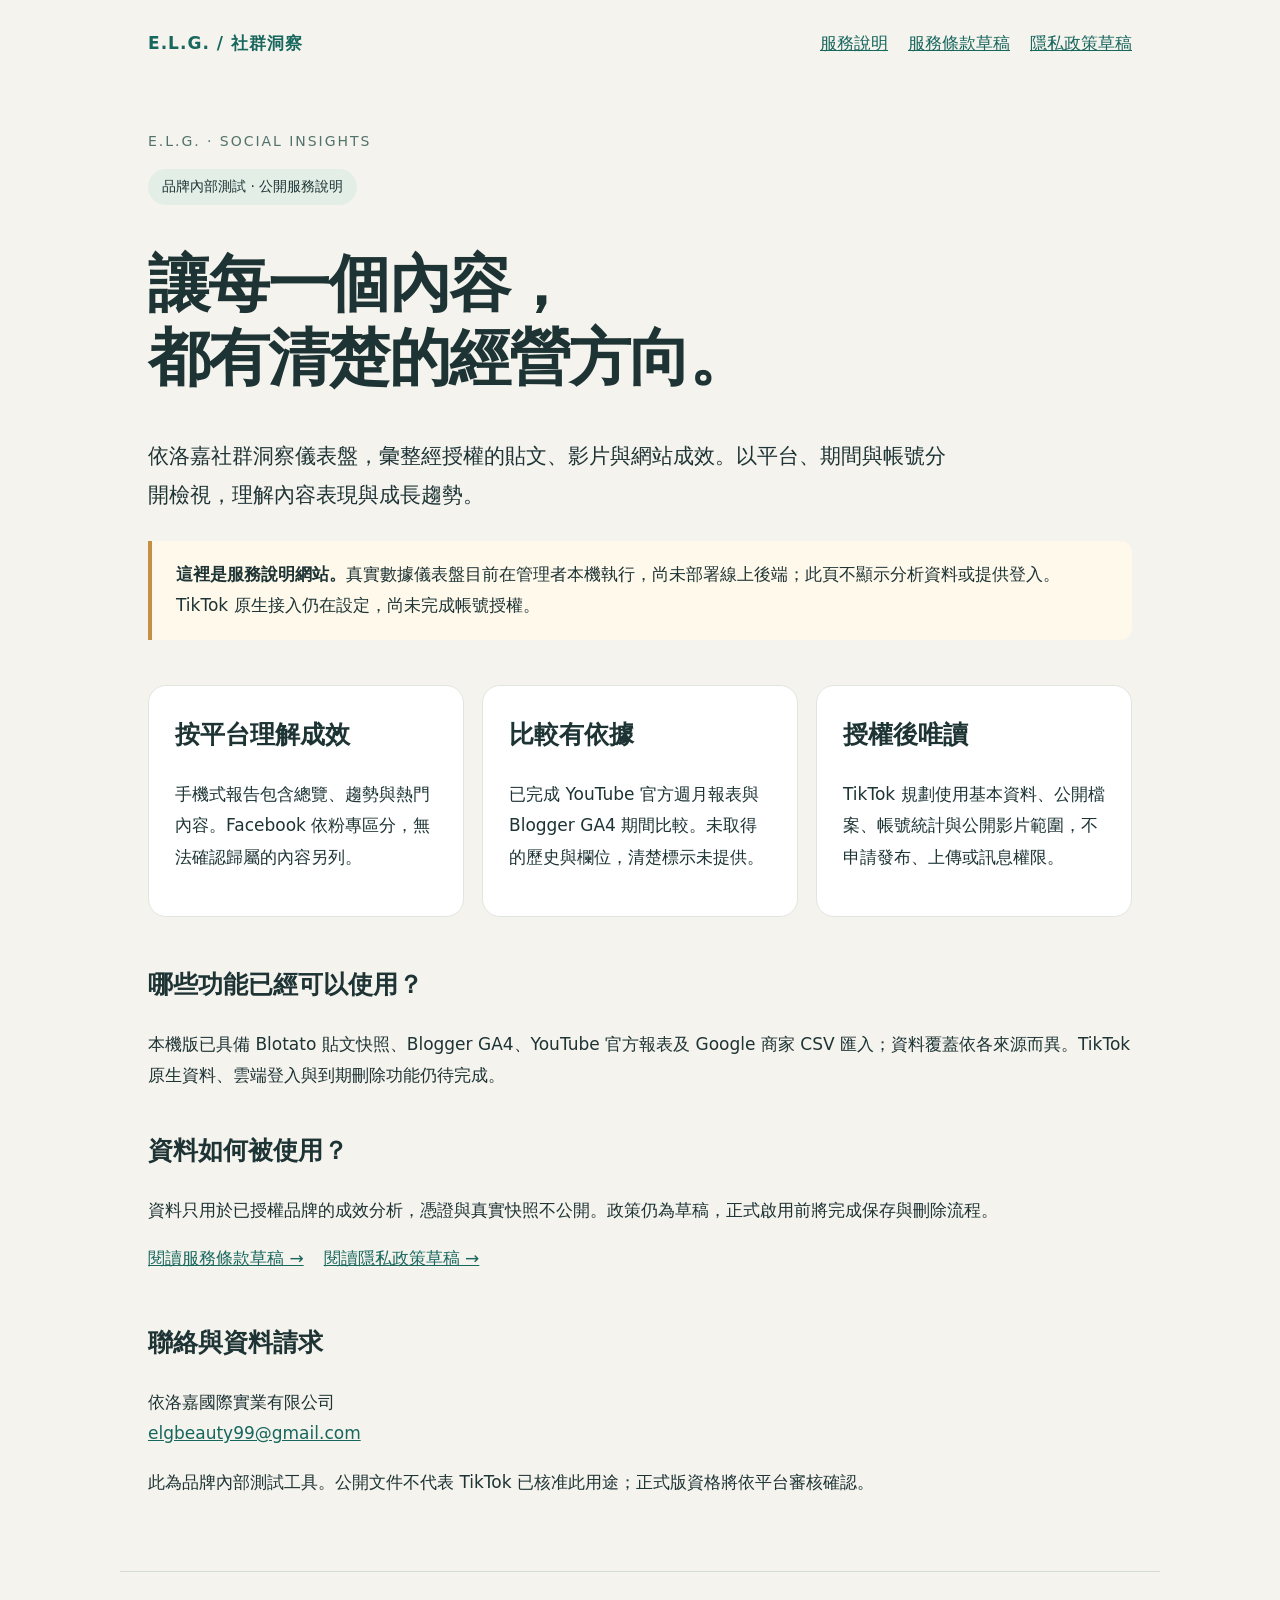
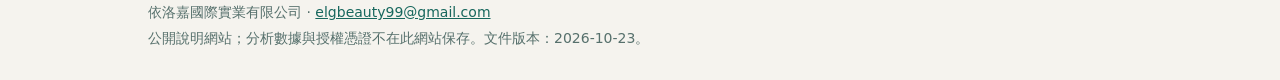
<file: index.html>
<!doctype html><html lang="zh-Hant"><head><meta charset="utf-8"><meta name="viewport" content="width=device-width,initial-scale=1"><meta name="referrer" content="no-referrer"><title>服務說明｜依洛嘉社群洞察儀表盤</title><link rel="stylesheet" href="style.css"></head><body><header><a class="brand" href="index.html">E.L.G. / 社群洞察</a><nav aria-label="網站導覽"><a href="index.html">服務說明</a><a href="terms.html">服務條款草稿</a><a href="privacy.html">隱私政策草稿</a></nav></header><main><p class="eyebrow">E.L.G. · SOCIAL INSIGHTS</p><span class="badge">品牌內部測試 · 公開服務說明</span><h1>讓每一個內容，<br>都有清楚的經營方向。</h1><p class="lead">依洛嘉社群洞察儀表盤，彙整經授權的貼文、影片與網站成效。以平台、期間與帳號分開檢視，理解內容表現與成長趨勢。</p><div class="notice"><strong>這裡是服務說明網站。</strong>真實數據儀表盤目前在管理者本機執行，尚未部署線上後端；此頁不顯示分析資料或提供登入。TikTok 原生接入仍在設定，尚未完成帳號授權。</div><section class="grid"><div class="card"><h2>按平台理解成效</h2><p>手機式報告包含總覽、趨勢與熱門內容。Facebook 依粉專區分，無法確認歸屬的內容另列。</p></div><div class="card"><h2>比較有依據</h2><p>已完成 YouTube 官方週月報表與 Blogger GA4 期間比較。未取得的歷史與欄位，清楚標示未提供。</p></div><div class="card"><h2>授權後唯讀</h2><p>TikTok 規劃使用基本資料、公開檔案、帳號統計與公開影片範圍，不申請發布、上傳或訊息權限。</p></div></section><section><h2>哪些功能已經可以使用？</h2><p>本機版已具備 Blotato 貼文快照、Blogger GA4、YouTube 官方報表及 Google 商家 CSV 匯入；資料覆蓋依各來源而異。TikTok 原生資料、雲端登入與到期刪除功能仍待完成。</p><h2>資料如何被使用？</h2><p>資料只用於已授權品牌的成效分析，憑證與真實快照不公開。政策仍為草稿，正式啟用前將完成保存與刪除流程。</p><nav aria-label="政策文件"><a href="terms.html">閱讀服務條款草稿 →</a><a href="privacy.html">閱讀隱私政策草稿 →</a></nav></section><section><h2>聯絡與資料請求</h2><p>依洛嘉國際實業有限公司<br><a href="mailto:elgbeauty99@gmail.com">elgbeauty99@gmail.com</a></p><p>此為品牌內部測試工具。公開文件不代表 TikTok 已核准此用途；正式版資格將依平台審核確認。</p></section></main><footer>依洛嘉國際實業有限公司 · <a href="mailto:elgbeauty99@gmail.com">elgbeauty99@gmail.com</a><br>公開說明網站；分析數據與授權憑證不在此網站保存。文件版本：2026-10-23。</footer></body></html>
</file>
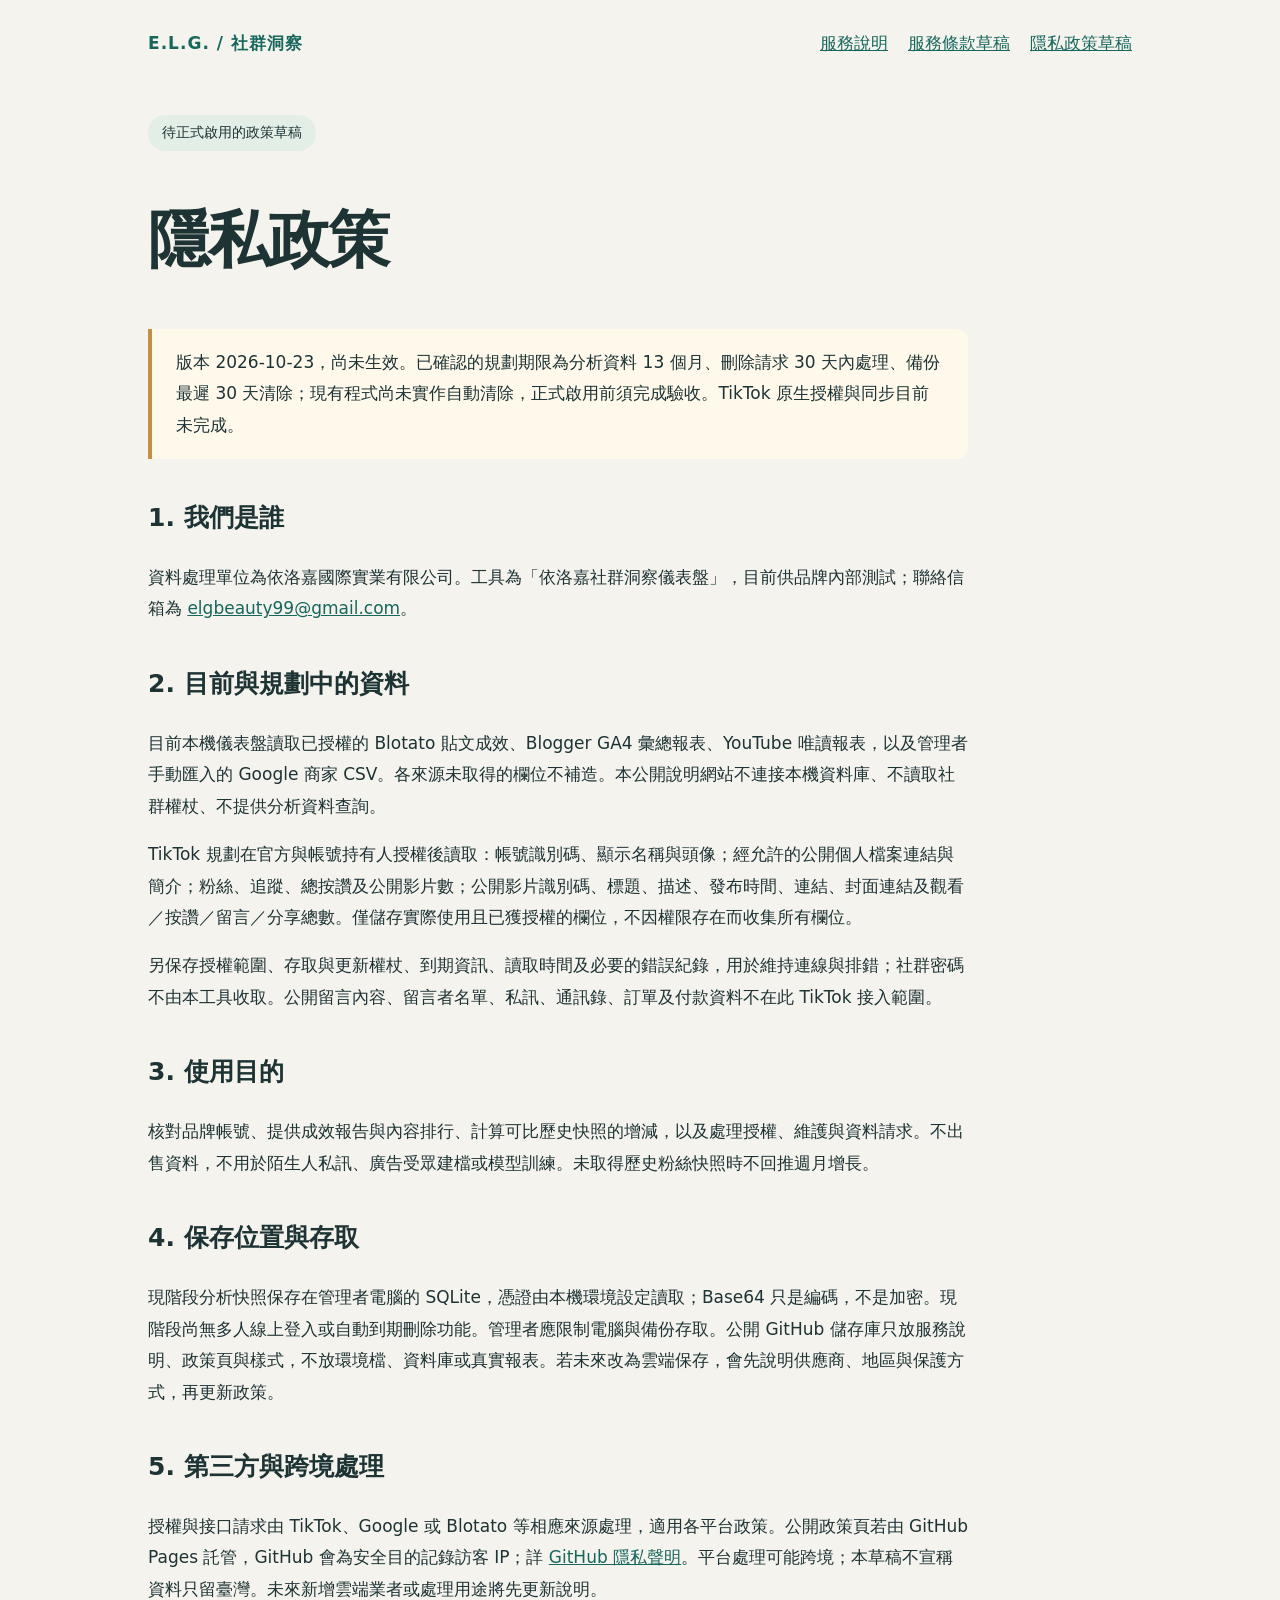
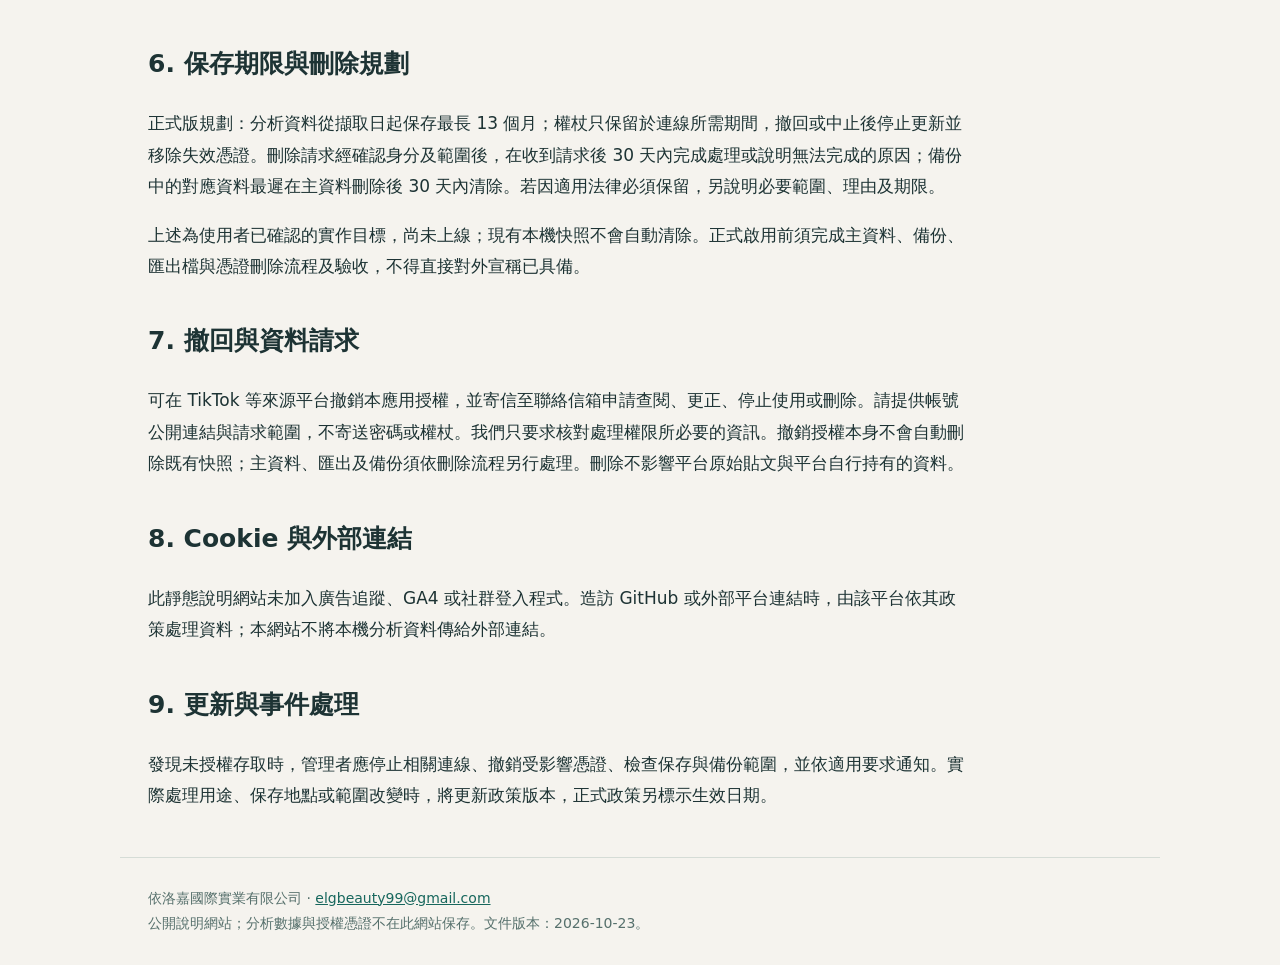
<file: privacy.html>
<!doctype html><html lang="zh-Hant"><head><meta charset="utf-8"><meta name="viewport" content="width=device-width,initial-scale=1"><meta name="referrer" content="no-referrer"><title>隱私政策草稿｜依洛嘉社群洞察儀表盤</title><link rel="stylesheet" href="style.css"></head><body><header><a class="brand" href="index.html">E.L.G. / 社群洞察</a><nav aria-label="網站導覽"><a href="index.html">服務說明</a><a href="terms.html">服務條款草稿</a><a href="privacy.html">隱私政策草稿</a></nav></header><main><article><span class="badge">待正式啟用的政策草稿</span><h1>隱私政策</h1><div class="notice">版本 2026-10-23，尚未生效。已確認的規劃期限為分析資料 13 個月、刪除請求 30 天內處理、備份最遲 30 天清除；現有程式尚未實作自動清除，正式啟用前須完成驗收。TikTok 原生授權與同步目前未完成。</div><h2>1. 我們是誰</h2><p>資料處理單位為依洛嘉國際實業有限公司。工具為「依洛嘉社群洞察儀表盤」，目前供品牌內部測試；聯絡信箱為 <a href="mailto:elgbeauty99@gmail.com">elgbeauty99@gmail.com</a>。</p><h2>2. 目前與規劃中的資料</h2><p>目前本機儀表盤讀取已授權的 Blotato 貼文成效、Blogger GA4 彙總報表、YouTube 唯讀報表，以及管理者手動匯入的 Google 商家 CSV。各來源未取得的欄位不補造。本公開說明網站不連接本機資料庫、不讀取社群權杖、不提供分析資料查詢。</p><p>TikTok 規劃在官方與帳號持有人授權後讀取：帳號識別碼、顯示名稱與頭像；經允許的公開個人檔案連結與簡介；粉絲、追蹤、總按讚及公開影片數；公開影片識別碼、標題、描述、發布時間、連結、封面連結及觀看／按讚／留言／分享總數。僅儲存實際使用且已獲授權的欄位，不因權限存在而收集所有欄位。</p><p>另保存授權範圍、存取與更新權杖、到期資訊、讀取時間及必要的錯誤紀錄，用於維持連線與排錯；社群密碼不由本工具收取。公開留言內容、留言者名單、私訊、通訊錄、訂單及付款資料不在此 TikTok 接入範圍。</p><h2>3. 使用目的</h2><p>核對品牌帳號、提供成效報告與內容排行、計算可比歷史快照的增減，以及處理授權、維護與資料請求。不出售資料，不用於陌生人私訊、廣告受眾建檔或模型訓練。未取得歷史粉絲快照時不回推週月增長。</p><h2>4. 保存位置與存取</h2><p>現階段分析快照保存在管理者電腦的 SQLite，憑證由本機環境設定讀取；Base64 只是編碼，不是加密。現階段尚無多人線上登入或自動到期刪除功能。管理者應限制電腦與備份存取。公開 GitHub 儲存庫只放服務說明、政策頁與樣式，不放環境檔、資料庫或真實報表。若未來改為雲端保存，會先說明供應商、地區與保護方式，再更新政策。</p><h2>5. 第三方與跨境處理</h2><p>授權與接口請求由 TikTok、Google 或 Blotato 等相應來源處理，適用各平台政策。公開政策頁若由 GitHub Pages 託管，GitHub 會為安全目的記錄訪客 IP；詳 <a href="https://docs.github.com/en/site-policy/privacy-policies/github-general-privacy-statement">GitHub 隱私聲明</a>。平台處理可能跨境；本草稿不宣稱資料只留臺灣。未來新增雲端業者或處理用途將先更新說明。</p><h2>6. 保存期限與刪除規劃</h2><p>正式版規劃：分析資料從擷取日起保存最長 13 個月；權杖只保留於連線所需期間，撤回或中止後停止更新並移除失效憑證。刪除請求經確認身分及範圍後，在收到請求後 30 天內完成處理或說明無法完成的原因；備份中的對應資料最遲在主資料刪除後 30 天內清除。若因適用法律必須保留，另說明必要範圍、理由及期限。</p><p>上述為使用者已確認的實作目標，尚未上線；現有本機快照不會自動清除。正式啟用前須完成主資料、備份、匯出檔與憑證刪除流程及驗收，不得直接對外宣稱已具備。</p><h2>7. 撤回與資料請求</h2><p>可在 TikTok 等來源平台撤銷本應用授權，並寄信至聯絡信箱申請查閱、更正、停止使用或刪除。請提供帳號公開連結與請求範圍，不寄送密碼或權杖。我們只要求核對處理權限所必要的資訊。撤銷授權本身不會自動刪除既有快照；主資料、匯出及備份須依刪除流程另行處理。刪除不影響平台原始貼文與平台自行持有的資料。</p><h2>8. Cookie 與外部連結</h2><p>此靜態說明網站未加入廣告追蹤、GA4 或社群登入程式。造訪 GitHub 或外部平台連結時，由該平台依其政策處理資料；本網站不將本機分析資料傳給外部連結。</p><h2>9. 更新與事件處理</h2><p>發現未授權存取時，管理者應停止相關連線、撤銷受影響憑證、檢查保存與備份範圍，並依適用要求通知。實際處理用途、保存地點或範圍改變時，將更新政策版本，正式政策另標示生效日期。</p></article></main><footer>依洛嘉國際實業有限公司 · <a href="mailto:elgbeauty99@gmail.com">elgbeauty99@gmail.com</a><br>公開說明網站；分析數據與授權憑證不在此網站保存。文件版本：2026-10-23。</footer></body></html>
</file>
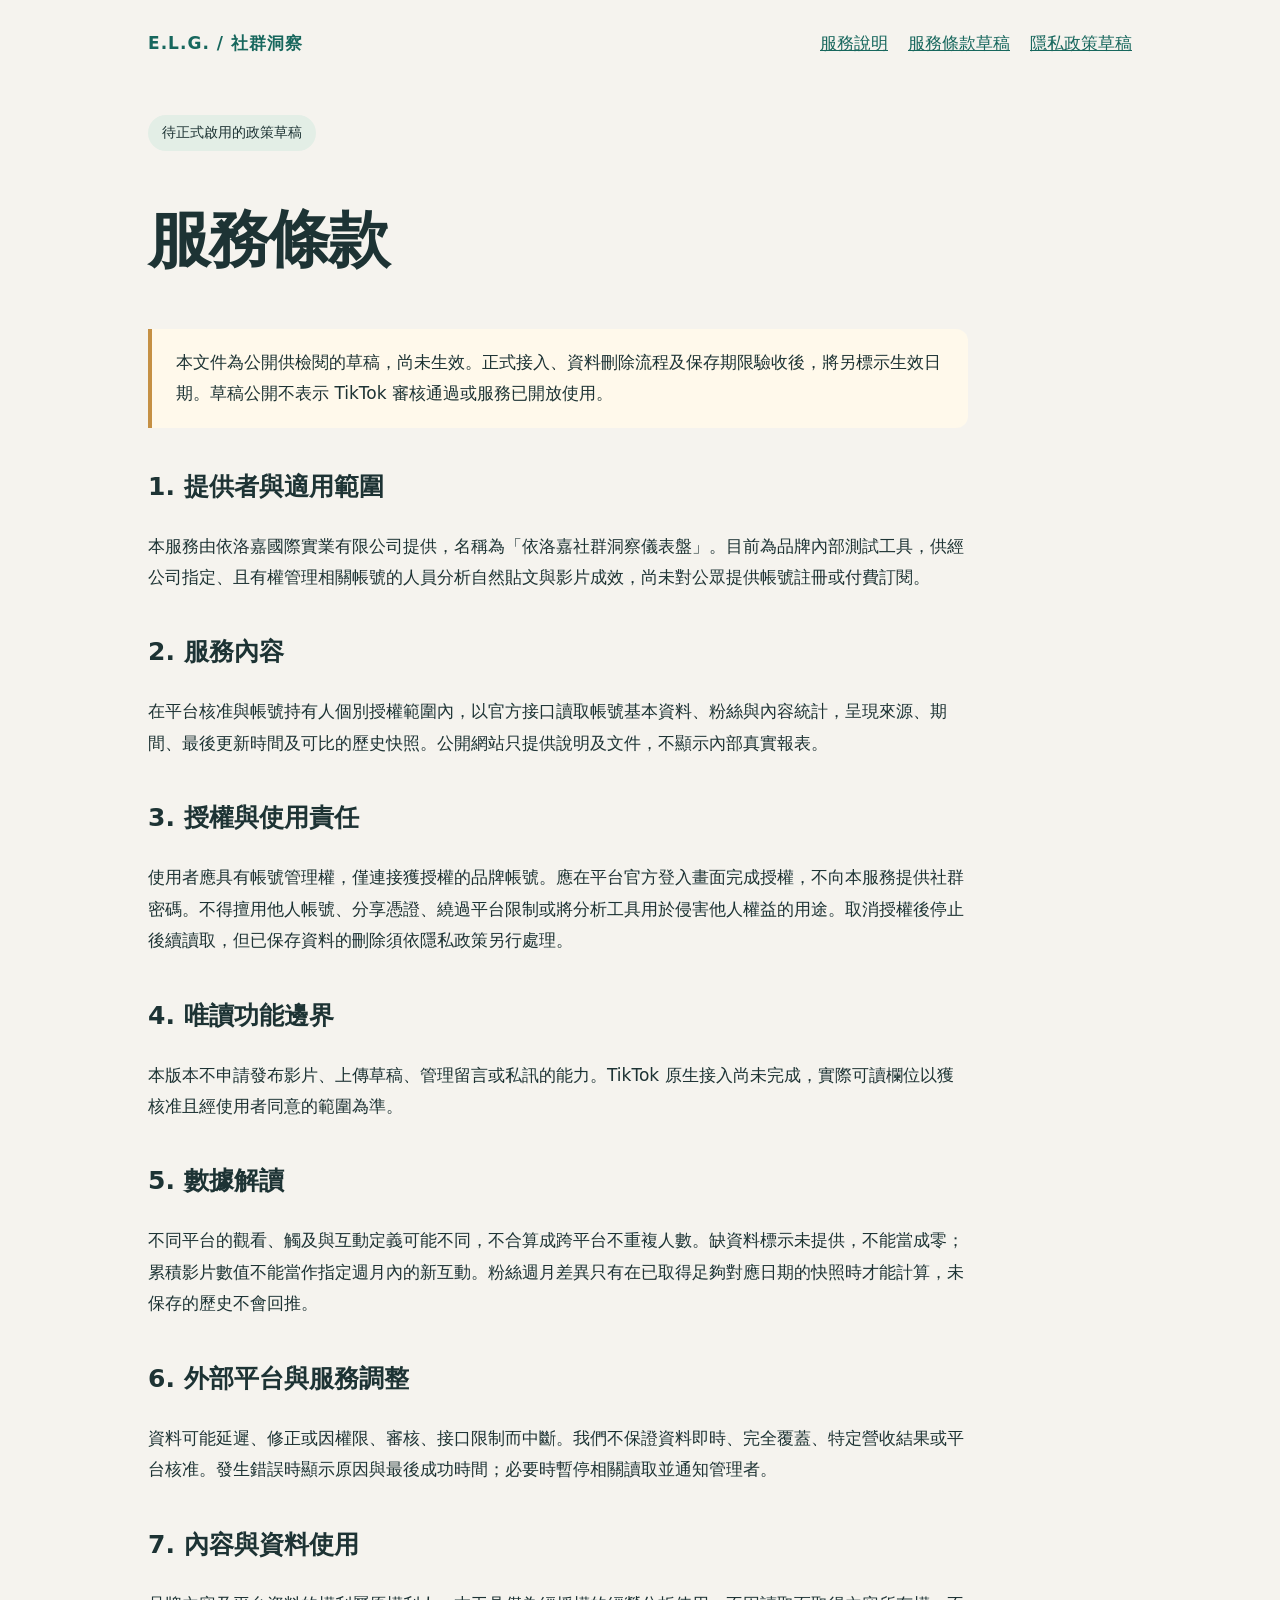
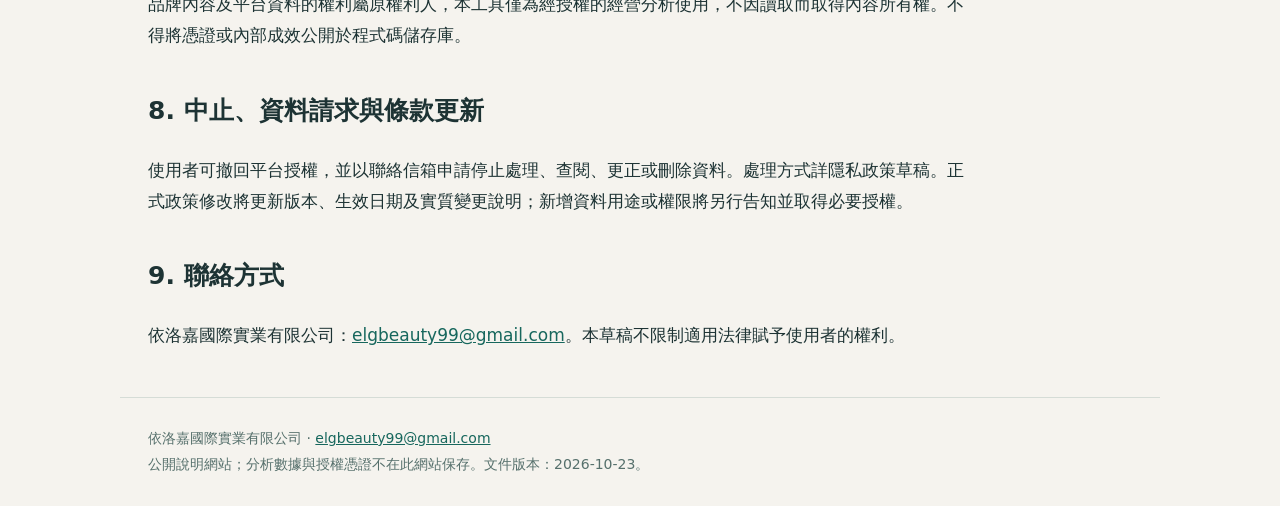
<file: terms.html>
<!doctype html><html lang="zh-Hant"><head><meta charset="utf-8"><meta name="viewport" content="width=device-width,initial-scale=1"><meta name="referrer" content="no-referrer"><title>服務條款草稿｜依洛嘉社群洞察儀表盤</title><link rel="stylesheet" href="style.css"></head><body><header><a class="brand" href="index.html">E.L.G. / 社群洞察</a><nav aria-label="網站導覽"><a href="index.html">服務說明</a><a href="terms.html">服務條款草稿</a><a href="privacy.html">隱私政策草稿</a></nav></header><main><article><span class="badge">待正式啟用的政策草稿</span><h1>服務條款</h1><div class="notice">本文件為公開供檢閱的草稿，尚未生效。正式接入、資料刪除流程及保存期限驗收後，將另標示生效日期。草稿公開不表示 TikTok 審核通過或服務已開放使用。</div><h2>1. 提供者與適用範圍</h2><p>本服務由依洛嘉國際實業有限公司提供，名稱為「依洛嘉社群洞察儀表盤」。目前為品牌內部測試工具，供經公司指定、且有權管理相關帳號的人員分析自然貼文與影片成效，尚未對公眾提供帳號註冊或付費訂閱。</p><h2>2. 服務內容</h2><p>在平台核准與帳號持有人個別授權範圍內，以官方接口讀取帳號基本資料、粉絲與內容統計，呈現來源、期間、最後更新時間及可比的歷史快照。公開網站只提供說明及文件，不顯示內部真實報表。</p><h2>3. 授權與使用責任</h2><p>使用者應具有帳號管理權，僅連接獲授權的品牌帳號。應在平台官方登入畫面完成授權，不向本服務提供社群密碼。不得擅用他人帳號、分享憑證、繞過平台限制或將分析工具用於侵害他人權益的用途。取消授權後停止後續讀取，但已保存資料的刪除須依隱私政策另行處理。</p><h2>4. 唯讀功能邊界</h2><p>本版本不申請發布影片、上傳草稿、管理留言或私訊的能力。TikTok 原生接入尚未完成，實際可讀欄位以獲核准且經使用者同意的範圍為準。</p><h2>5. 數據解讀</h2><p>不同平台的觀看、觸及與互動定義可能不同，不合算成跨平台不重複人數。缺資料標示未提供，不能當成零；累積影片數值不能當作指定週月內的新互動。粉絲週月差異只有在已取得足夠對應日期的快照時才能計算，未保存的歷史不會回推。</p><h2>6. 外部平台與服務調整</h2><p>資料可能延遲、修正或因權限、審核、接口限制而中斷。我們不保證資料即時、完全覆蓋、特定營收結果或平台核准。發生錯誤時顯示原因與最後成功時間；必要時暫停相關讀取並通知管理者。</p><h2>7. 內容與資料使用</h2><p>品牌內容及平台資料的權利屬原權利人，本工具僅為經授權的經營分析使用，不因讀取而取得內容所有權。不得將憑證或內部成效公開於程式碼儲存庫。</p><h2>8. 中止、資料請求與條款更新</h2><p>使用者可撤回平台授權，並以聯絡信箱申請停止處理、查閱、更正或刪除資料。處理方式詳隱私政策草稿。正式政策修改將更新版本、生效日期及實質變更說明；新增資料用途或權限將另行告知並取得必要授權。</p><h2>9. 聯絡方式</h2><p>依洛嘉國際實業有限公司：<a href="mailto:elgbeauty99@gmail.com">elgbeauty99@gmail.com</a>。本草稿不限制適用法律賦予使用者的權利。</p></article></main><footer>依洛嘉國際實業有限公司 · <a href="mailto:elgbeauty99@gmail.com">elgbeauty99@gmail.com</a><br>公開說明網站；分析數據與授權憑證不在此網站保存。文件版本：2026-10-23。</footer></body></html>
</file>
<file: style.css>
*{box-sizing:border-box}body{margin:0;background:#f5f3ee;color:#1d3334;font:17px/1.85 system-ui,sans-serif}header,main,footer{max-width:1040px;margin:auto;padding:28px}header{display:flex;justify-content:space-between;align-items:center;gap:20px}a{color:#17675d}nav{display:flex;gap:20px;flex-wrap:wrap}.brand{font-weight:800;letter-spacing:.06em;text-decoration:none}h1{font-size:clamp(34px,6vw,62px);line-height:1.2;letter-spacing:-.03em;max-width:850px}h2{font-size:25px;margin-top:36px}.lead{font-size:21px;max-width:800px}.eyebrow{font-size:14px;letter-spacing:.14em;color:#52726c}.notice{border-left:4px solid #c59044;background:#fff9eb;padding:18px 24px;margin:26px 0;border-radius:0 12px 12px 0}.grid{display:grid;grid-template-columns:repeat(auto-fit,minmax(240px,1fr));gap:18px}.card{background:white;padding:26px;border-radius:18px;border:1px solid #e0e6df}.card h2{margin-top:0}article{max-width:820px}footer{border-top:1px solid #d5dcd6;font-size:14px;color:#56706c}li{margin:9px 0}.badge{display:inline-block;background:#e3eee6;border-radius:30px;padding:5px 14px;font-size:14px}section{margin:45px 0}button{font:inherit}@media(max-width:600px){header{align-items:flex-start;flex-direction:column}header,main,footer{padding:22px}}
</file>
